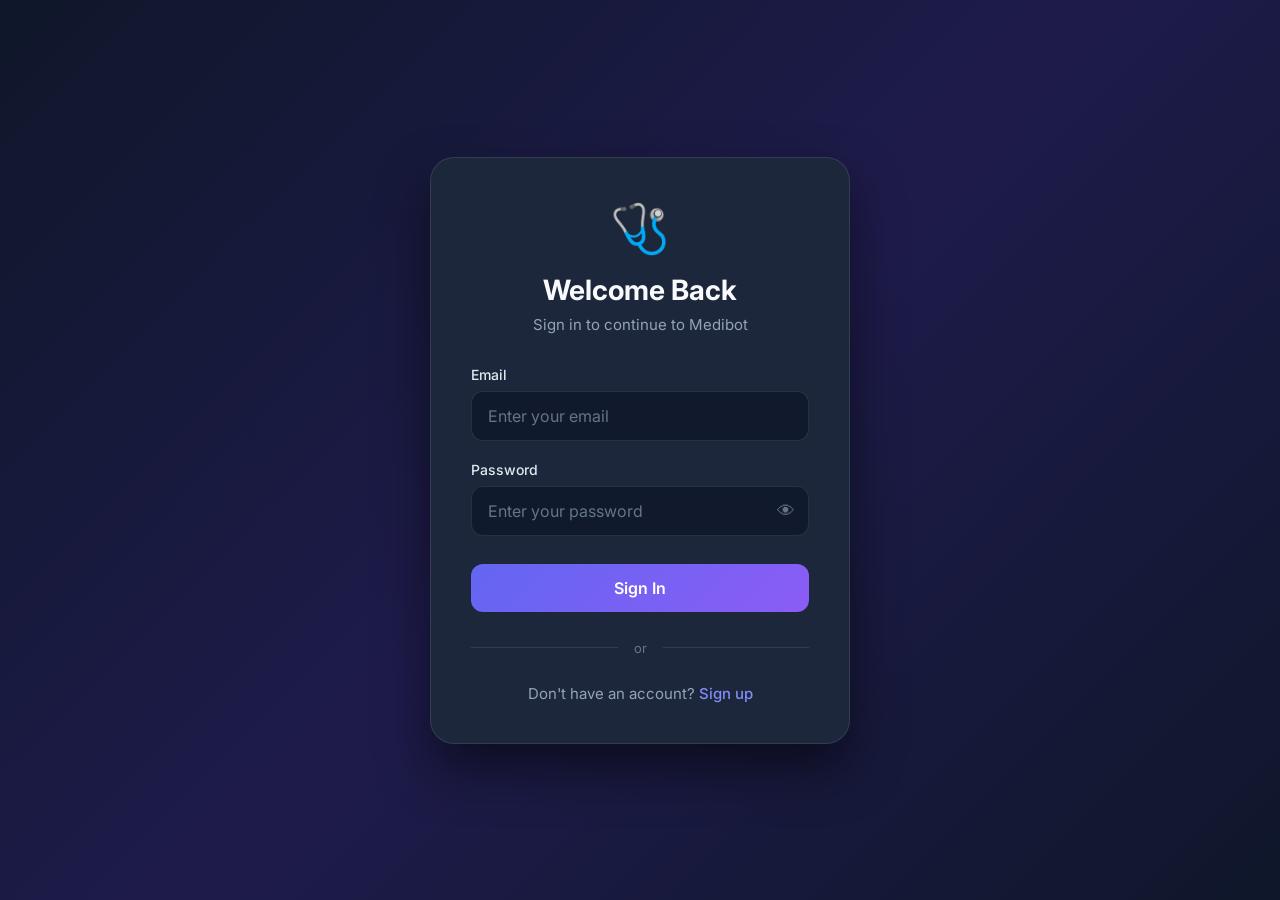
<file: mini project comp/templates/login.html>
<!DOCTYPE html>
<html lang="en">
<head>
    <meta charset="UTF-8">
    <meta name="viewport" content="width=device-width, initial-scale=1.0">
    <title>Login - Medibot</title>
    <link rel="preconnect" href="https://fonts.googleapis.com">
    <link rel="preconnect" href="https://fonts.gstatic.com" crossorigin>
    <link href="https://fonts.googleapis.com/css2?family=Inter:wght@400;500;600;700&display=swap" rel="stylesheet">
    <style>
        * { box-sizing: border-box; margin: 0; padding: 0; }
        
        body {
            font-family: 'Inter', sans-serif;
            background: linear-gradient(135deg, #0f172a 0%, #1e1b4b 50%, #0f172a 100%);
            min-height: 100vh;
            display: flex;
            align-items: center;
            justify-content: center;
            padding: 20px;
        }

        .auth-container {
            width: 100%;
            max-width: 420px;
            background: rgba(30, 41, 59, 0.95);
            backdrop-filter: blur(20px);
            border-radius: 24px;
            padding: 40px;
            box-shadow: 0 25px 50px rgba(0, 0, 0, 0.5);
            border: 1px solid rgba(255, 255, 255, 0.1);
        }

        .auth-header {
            text-align: center;
            margin-bottom: 32px;
        }

        .logo {
            font-size: 3rem;
            margin-bottom: 16px;
        }

        .auth-header h1 {
            font-size: 1.75rem;
            font-weight: 700;
            color: #f8fafc;
            margin-bottom: 8px;
        }

        .auth-header p {
            color: #94a3b8;
            font-size: 0.9375rem;
        }

        .form-group {
            margin-bottom: 20px;
        }

        .form-group label {
            display: block;
            color: #e2e8f0;
            font-size: 0.875rem;
            font-weight: 500;
            margin-bottom: 8px;
        }

        .form-group input {
            width: 100%;
            padding: 14px 16px;
            background: rgba(15, 23, 42, 0.8);
            border: 1px solid rgba(255, 255, 255, 0.1);
            border-radius: 12px;
            color: #f1f5f9;
            font-size: 1rem;
            font-family: inherit;
            outline: none;
            transition: all 0.2s;
        }

        .form-group input:focus {
            border-color: #6366f1;
            box-shadow: 0 0 0 3px rgba(99, 102, 241, 0.2);
        }

        .form-group input::placeholder {
            color: #64748b;
        }

        .submit-btn {
            width: 100%;
            padding: 14px;
            background: linear-gradient(135deg, #6366f1 0%, #8b5cf6 100%);
            border: none;
            border-radius: 12px;
            color: #fff;
            font-size: 1rem;
            font-weight: 600;
            font-family: inherit;
            cursor: pointer;
            transition: all 0.2s;
            margin-top: 8px;
        }

        .submit-btn:hover {
            transform: translateY(-2px);
            box-shadow: 0 10px 30px rgba(99, 102, 241, 0.3);
        }

        .submit-btn:active {
            transform: translateY(0);
        }

        .submit-btn:disabled {
            opacity: 0.6;
            cursor: not-allowed;
            transform: none;
        }

        .divider {
            display: flex;
            align-items: center;
            margin: 28px 0;
            color: #64748b;
            font-size: 0.8125rem;
        }

        .divider::before, .divider::after {
            content: '';
            flex: 1;
            height: 1px;
            background: rgba(255, 255, 255, 0.1);
        }

        .divider span {
            padding: 0 16px;
        }

        .auth-footer {
            text-align: center;
            color: #94a3b8;
            font-size: 0.9375rem;
        }

        .auth-footer a {
            color: #818cf8;
            text-decoration: none;
            font-weight: 500;
            transition: color 0.2s;
        }

        .auth-footer a:hover {
            color: #a5b4fc;
        }

        .error-message {
            background: rgba(239, 68, 68, 0.1);
            border: 1px solid rgba(239, 68, 68, 0.3);
            color: #fca5a5;
            padding: 12px 16px;
            border-radius: 10px;
            font-size: 0.875rem;
            margin-bottom: 20px;
            display: none;
        }

        .error-message.show {
            display: block;
        }

        .success-message {
            background: rgba(34, 197, 94, 0.1);
            border: 1px solid rgba(34, 197, 94, 0.3);
            color: #86efac;
            padding: 12px 16px;
            border-radius: 10px;
            font-size: 0.875rem;
            margin-bottom: 20px;
            display: none;
        }

        .success-message.show {
            display: block;
        }

        .password-toggle {
            position: relative;
        }

        .password-toggle input {
            padding-right: 48px;
        }

        .toggle-btn {
            position: absolute;
            right: 14px;
            top: 50%;
            transform: translateY(-50%);
            background: none;
            border: none;
            color: #64748b;
            cursor: pointer;
            font-size: 1.125rem;
        }

        @media (max-width: 480px) {
            .auth-container {
                padding: 32px 24px;
            }
        }
    </style>
</head>
<body>
    <div class="auth-container">
        <div class="auth-header">
            <div class="logo">🩺</div>
            <h1>Welcome Back</h1>
            <p>Sign in to continue to Medibot</p>
        </div>

        <div class="error-message" id="error-msg"></div>
        <div class="success-message" id="success-msg"></div>

        <form id="login-form">
            <div class="form-group">
                <label for="email">Email</label>
                <input type="email" id="email" name="email" placeholder="Enter your email" required>
            </div>

            <div class="form-group">
                <label for="password">Password</label>
                <div class="password-toggle">
                    <input type="password" id="password" name="password" placeholder="Enter your password" required>
                    <button type="button" class="toggle-btn" onclick="togglePassword()">👁</button>
                </div>
            </div>

            <button type="submit" class="submit-btn" id="submit-btn">Sign In</button>
        </form>

        <div class="divider"><span>or</span></div>

        <div class="auth-footer">
            Don't have an account? <a href="/signup">Sign up</a>
        </div>
    </div>

    <script>
        const form = document.getElementById('login-form');
        const errorMsg = document.getElementById('error-msg');
        const successMsg = document.getElementById('success-msg');
        const submitBtn = document.getElementById('submit-btn');

        function showError(msg) {
            errorMsg.textContent = msg;
            errorMsg.classList.add('show');
            successMsg.classList.remove('show');
        }

        function showSuccess(msg) {
            successMsg.textContent = msg;
            successMsg.classList.add('show');
            errorMsg.classList.remove('show');
        }

        function togglePassword() {
            const pwd = document.getElementById('password');
            pwd.type = pwd.type === 'password' ? 'text' : 'password';
        }

        form.addEventListener('submit', async (e) => {
            e.preventDefault();
            
            const email = document.getElementById('email').value.trim();
            const password = document.getElementById('password').value;

            if (!email || !password) {
                showError('Please fill in all fields');
                return;
            }

            submitBtn.disabled = true;
            submitBtn.textContent = 'Signing in...';

            try {
                const response = await fetch('/api/login', {
                    method: 'POST',
                    headers: { 'Content-Type': 'application/json' },
                    body: JSON.stringify({ email, password })
                });

                const data = await response.json();

                if (response.ok && data.success) {
                    showSuccess('Login successful! Redirecting...');
                    setTimeout(() => window.location.href = '/', 1000);
                } else {
                    showError(data.error || 'Login failed');
                }
            } catch (error) {
                showError('Connection error. Please try again.');
            } finally {
                submitBtn.disabled = false;
                submitBtn.textContent = 'Sign In';
            }
        });
    </script>
</body>
</html>
</file>
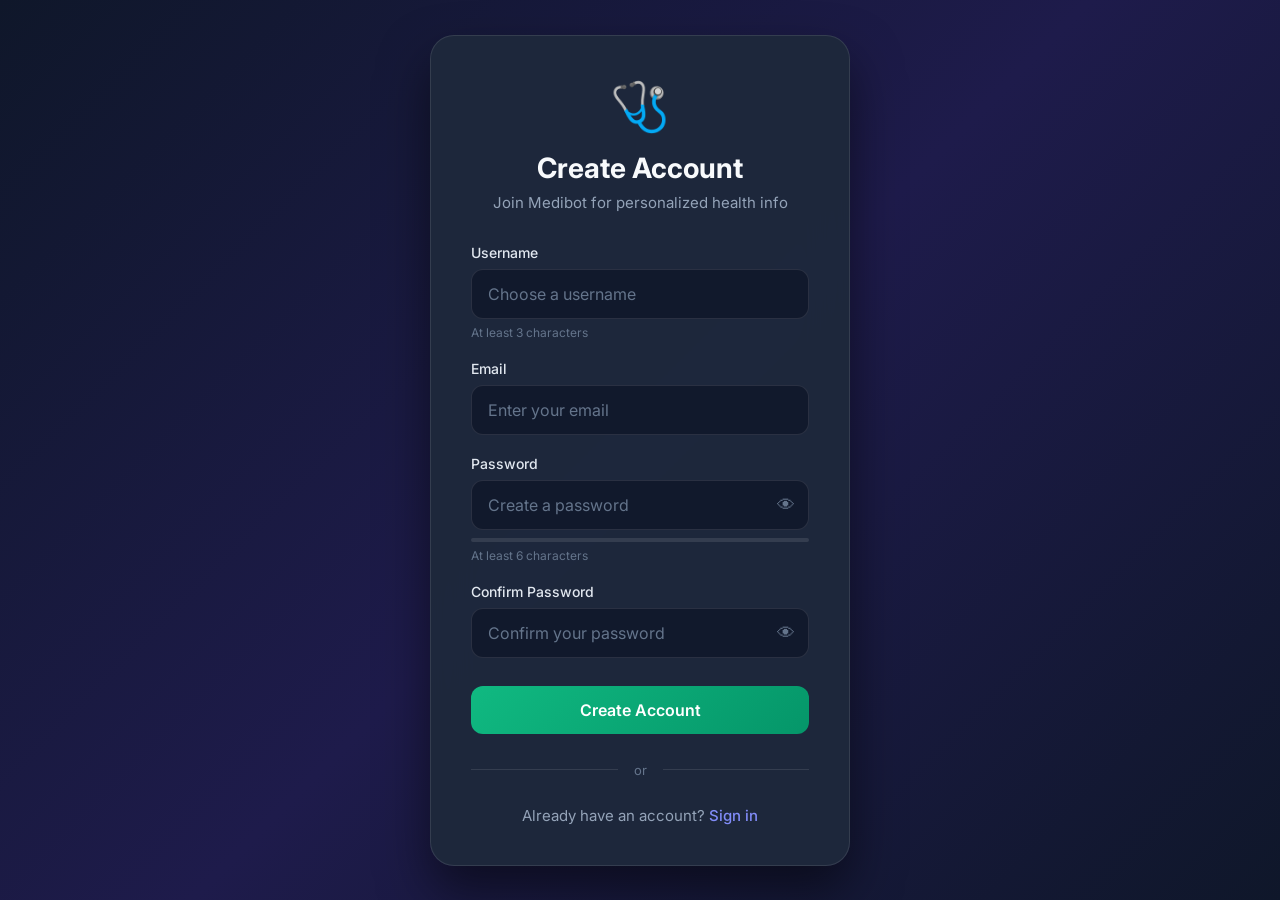
<file: mini project comp/templates/signup.html>
<!DOCTYPE html>
<html lang="en">
<head>
    <meta charset="UTF-8">
    <meta name="viewport" content="width=device-width, initial-scale=1.0">
    <title>Sign Up - Medibot</title>
    <link rel="preconnect" href="https://fonts.googleapis.com">
    <link rel="preconnect" href="https://fonts.gstatic.com" crossorigin>
    <link href="https://fonts.googleapis.com/css2?family=Inter:wght@400;500;600;700&display=swap" rel="stylesheet">
    <style>
        * { box-sizing: border-box; margin: 0; padding: 0; }
        
        body {
            font-family: 'Inter', sans-serif;
            background: linear-gradient(135deg, #0f172a 0%, #1e1b4b 50%, #0f172a 100%);
            min-height: 100vh;
            display: flex;
            align-items: center;
            justify-content: center;
            padding: 20px;
        }

        .auth-container {
            width: 100%;
            max-width: 420px;
            background: rgba(30, 41, 59, 0.95);
            backdrop-filter: blur(20px);
            border-radius: 24px;
            padding: 40px;
            box-shadow: 0 25px 50px rgba(0, 0, 0, 0.5);
            border: 1px solid rgba(255, 255, 255, 0.1);
        }

        .auth-header {
            text-align: center;
            margin-bottom: 32px;
        }

        .logo {
            font-size: 3rem;
            margin-bottom: 16px;
        }

        .auth-header h1 {
            font-size: 1.75rem;
            font-weight: 700;
            color: #f8fafc;
            margin-bottom: 8px;
        }

        .auth-header p {
            color: #94a3b8;
            font-size: 0.9375rem;
        }

        .form-group {
            margin-bottom: 20px;
        }

        .form-group label {
            display: block;
            color: #e2e8f0;
            font-size: 0.875rem;
            font-weight: 500;
            margin-bottom: 8px;
        }

        .form-group input {
            width: 100%;
            padding: 14px 16px;
            background: rgba(15, 23, 42, 0.8);
            border: 1px solid rgba(255, 255, 255, 0.1);
            border-radius: 12px;
            color: #f1f5f9;
            font-size: 1rem;
            font-family: inherit;
            outline: none;
            transition: all 0.2s;
        }

        .form-group input:focus {
            border-color: #6366f1;
            box-shadow: 0 0 0 3px rgba(99, 102, 241, 0.2);
        }

        .form-group input::placeholder {
            color: #64748b;
        }

        .form-group small {
            display: block;
            color: #64748b;
            font-size: 0.75rem;
            margin-top: 6px;
        }

        .submit-btn {
            width: 100%;
            padding: 14px;
            background: linear-gradient(135deg, #10b981 0%, #059669 100%);
            border: none;
            border-radius: 12px;
            color: #fff;
            font-size: 1rem;
            font-weight: 600;
            font-family: inherit;
            cursor: pointer;
            transition: all 0.2s;
            margin-top: 8px;
        }

        .submit-btn:hover {
            transform: translateY(-2px);
            box-shadow: 0 10px 30px rgba(16, 185, 129, 0.3);
        }

        .submit-btn:active {
            transform: translateY(0);
        }

        .submit-btn:disabled {
            opacity: 0.6;
            cursor: not-allowed;
            transform: none;
        }

        .divider {
            display: flex;
            align-items: center;
            margin: 28px 0;
            color: #64748b;
            font-size: 0.8125rem;
        }

        .divider::before, .divider::after {
            content: '';
            flex: 1;
            height: 1px;
            background: rgba(255, 255, 255, 0.1);
        }

        .divider span {
            padding: 0 16px;
        }

        .auth-footer {
            text-align: center;
            color: #94a3b8;
            font-size: 0.9375rem;
        }

        .auth-footer a {
            color: #818cf8;
            text-decoration: none;
            font-weight: 500;
            transition: color 0.2s;
        }

        .auth-footer a:hover {
            color: #a5b4fc;
        }

        .error-message {
            background: rgba(239, 68, 68, 0.1);
            border: 1px solid rgba(239, 68, 68, 0.3);
            color: #fca5a5;
            padding: 12px 16px;
            border-radius: 10px;
            font-size: 0.875rem;
            margin-bottom: 20px;
            display: none;
        }

        .error-message.show {
            display: block;
        }

        .success-message {
            background: rgba(34, 197, 94, 0.1);
            border: 1px solid rgba(34, 197, 94, 0.3);
            color: #86efac;
            padding: 12px 16px;
            border-radius: 10px;
            font-size: 0.875rem;
            margin-bottom: 20px;
            display: none;
        }

        .success-message.show {
            display: block;
        }

        .password-toggle {
            position: relative;
        }

        .password-toggle input {
            padding-right: 48px;
        }

        .toggle-btn {
            position: absolute;
            right: 14px;
            top: 50%;
            transform: translateY(-50%);
            background: none;
            border: none;
            color: #64748b;
            cursor: pointer;
            font-size: 1.125rem;
        }

        .password-strength {
            height: 4px;
            background: rgba(255, 255, 255, 0.1);
            border-radius: 2px;
            margin-top: 8px;
            overflow: hidden;
        }

        .password-strength-bar {
            height: 100%;
            width: 0%;
            border-radius: 2px;
            transition: all 0.3s;
        }

        .password-strength-bar.weak { width: 33%; background: #ef4444; }
        .password-strength-bar.medium { width: 66%; background: #f59e0b; }
        .password-strength-bar.strong { width: 100%; background: #10b981; }

        @media (max-width: 480px) {
            .auth-container {
                padding: 32px 24px;
            }
        }
    </style>
</head>
<body>
    <div class="auth-container">
        <div class="auth-header">
            <div class="logo">🩺</div>
            <h1>Create Account</h1>
            <p>Join Medibot for personalized health info</p>
        </div>

        <div class="error-message" id="error-msg"></div>
        <div class="success-message" id="success-msg"></div>

        <form id="signup-form">
            <div class="form-group">
                <label for="username">Username</label>
                <input type="text" id="username" name="username" placeholder="Choose a username" required minlength="3">
                <small>At least 3 characters</small>
            </div>

            <div class="form-group">
                <label for="email">Email</label>
                <input type="email" id="email" name="email" placeholder="Enter your email" required>
            </div>

            <div class="form-group">
                <label for="password">Password</label>
                <div class="password-toggle">
                    <input type="password" id="password" name="password" placeholder="Create a password" required minlength="6">
                    <button type="button" class="toggle-btn" onclick="togglePassword()">👁</button>
                </div>
                <div class="password-strength">
                    <div class="password-strength-bar" id="strength-bar"></div>
                </div>
                <small>At least 6 characters</small>
            </div>

            <div class="form-group">
                <label for="confirm-password">Confirm Password</label>
                <div class="password-toggle">
                    <input type="password" id="confirm-password" name="confirm-password" placeholder="Confirm your password" required>
                    <button type="button" class="toggle-btn" onclick="toggleConfirmPassword()">👁</button>
                </div>
            </div>

            <button type="submit" class="submit-btn" id="submit-btn">Create Account</button>
        </form>

        <div class="divider"><span>or</span></div>

        <div class="auth-footer">
            Already have an account? <a href="/login">Sign in</a>
        </div>
    </div>

    <script>
        const form = document.getElementById('signup-form');
        const errorMsg = document.getElementById('error-msg');
        const successMsg = document.getElementById('success-msg');
        const submitBtn = document.getElementById('submit-btn');
        const passwordInput = document.getElementById('password');
        const strengthBar = document.getElementById('strength-bar');

        function showError(msg) {
            errorMsg.textContent = msg;
            errorMsg.classList.add('show');
            successMsg.classList.remove('show');
        }

        function showSuccess(msg) {
            successMsg.textContent = msg;
            successMsg.classList.add('show');
            errorMsg.classList.remove('show');
        }

        function togglePassword() {
            const pwd = document.getElementById('password');
            pwd.type = pwd.type === 'password' ? 'text' : 'password';
        }

        function toggleConfirmPassword() {
            const pwd = document.getElementById('confirm-password');
            pwd.type = pwd.type === 'password' ? 'text' : 'password';
        }

        // Password strength checker
        passwordInput.addEventListener('input', () => {
            const pwd = passwordInput.value;
            strengthBar.className = 'password-strength-bar';
            
            if (pwd.length >= 8 && /[A-Z]/.test(pwd) && /[0-9]/.test(pwd)) {
                strengthBar.classList.add('strong');
            } else if (pwd.length >= 6) {
                strengthBar.classList.add('medium');
            } else if (pwd.length > 0) {
                strengthBar.classList.add('weak');
            }
        });

        form.addEventListener('submit', async (e) => {
            e.preventDefault();
            
            const username = document.getElementById('username').value.trim();
            const email = document.getElementById('email').value.trim();
            const password = document.getElementById('password').value;
            const confirmPassword = document.getElementById('confirm-password').value;

            // Validation
            if (!username || !email || !password || !confirmPassword) {
                showError('Please fill in all fields');
                return;
            }

            if (username.length < 3) {
                showError('Username must be at least 3 characters');
                return;
            }

            if (password.length < 6) {
                showError('Password must be at least 6 characters');
                return;
            }

            if (password !== confirmPassword) {
                showError('Passwords do not match');
                return;
            }

            submitBtn.disabled = true;
            submitBtn.textContent = 'Creating account...';

            try {
                const response = await fetch('/api/signup', {
                    method: 'POST',
                    headers: { 'Content-Type': 'application/json' },
                    body: JSON.stringify({ username, email, password })
                });

                const data = await response.json();

                if (response.ok && data.success) {
                    showSuccess('Account created! Redirecting...');
                    setTimeout(() => window.location.href = '/', 1000);
                } else {
                    showError(data.error || 'Signup failed');
                }
            } catch (error) {
                showError('Connection error. Please try again.');
            } finally {
                submitBtn.disabled = false;
                submitBtn.textContent = 'Create Account';
            }
        });
    </script>
</body>
</html>
</file>
